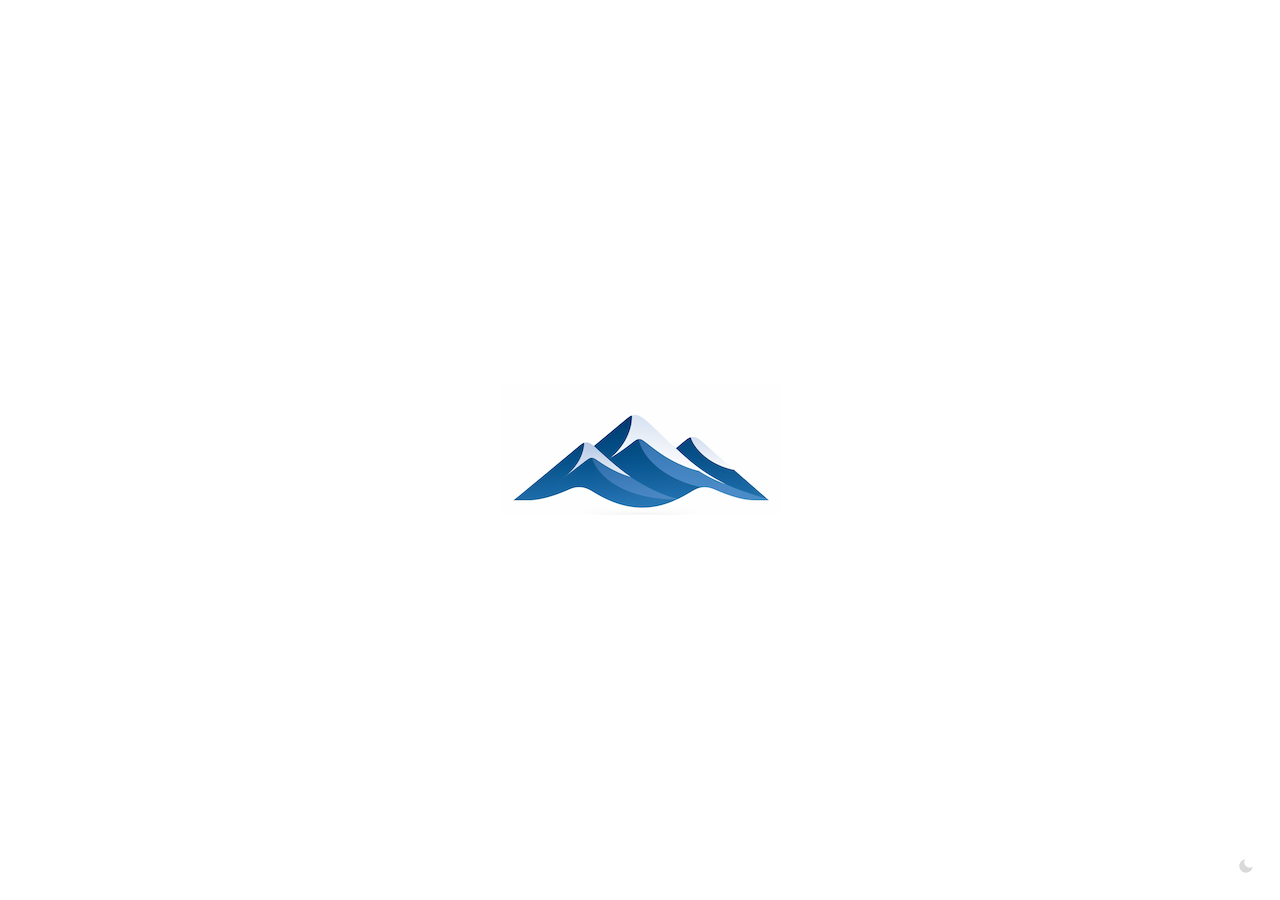
<file: index.html>
<!DOCTYPE html>
<html lang="en">
<head>
    <meta charset="UTF-8">
    <meta name="viewport" content="width=device-width, initial-scale=1.0">
    <title>blue terrain</title>
    <link rel="stylesheet" href="styles/style.css">
    <link rel="icon" type="image/x-icon" href="favicon.ico" />
    <script>
        if (localStorage.getItem('theme') === 'dark') {
            document.documentElement.setAttribute('data-theme', 'dark');
        }
    </script>
</head>
<body>
    <a href="apps/index.html" class="logo-wrapper" title="hello@blueterrain.com">
        <img class="logo logo-light" src="images/logo.png" alt="blue terrain logo">
        <img class="logo logo-dark" src="images/logo_dark.png" alt="blue terrain logo">
    </a>

    <button class="theme-toggle" id="themeToggle" aria-label="Toggle dark mode">
        <svg class="icon-moon" xmlns="http://www.w3.org/2000/svg" viewBox="0 0 24 24" fill="currentColor">
            <path d="M21 12.79A9 9 0 1 1 11.21 3a7 7 0 0 0 9.79 9.79z"/>
        </svg>
        <svg class="icon-sun" xmlns="http://www.w3.org/2000/svg" viewBox="0 0 24 24" fill="currentColor">
            <circle cx="12" cy="12" r="5"/>
            <line x1="12" y1="1" x2="12" y2="3" stroke="currentColor" stroke-width="2" stroke-linecap="round"/>
            <line x1="12" y1="21" x2="12" y2="23" stroke="currentColor" stroke-width="2" stroke-linecap="round"/>
            <line x1="4.22" y1="4.22" x2="5.64" y2="5.64" stroke="currentColor" stroke-width="2" stroke-linecap="round"/>
            <line x1="18.36" y1="18.36" x2="19.78" y2="19.78" stroke="currentColor" stroke-width="2" stroke-linecap="round"/>
            <line x1="1" y1="12" x2="3" y2="12" stroke="currentColor" stroke-width="2" stroke-linecap="round"/>
            <line x1="21" y1="12" x2="23" y2="12" stroke="currentColor" stroke-width="2" stroke-linecap="round"/>
            <line x1="4.22" y1="19.78" x2="5.64" y2="18.36" stroke="currentColor" stroke-width="2" stroke-linecap="round"/>
            <line x1="18.36" y1="5.64" x2="19.78" y2="4.22" stroke="currentColor" stroke-width="2" stroke-linecap="round"/>
        </svg>
    </button>

    <script>
        const html = document.documentElement;
        const toggle = document.getElementById('themeToggle');

        toggle.addEventListener('click', () => {
            const isDark = html.getAttribute('data-theme') === 'dark';
            if (isDark) {
                html.removeAttribute('data-theme');
                localStorage.setItem('theme', 'light');
            } else {
                html.setAttribute('data-theme', 'dark');
                localStorage.setItem('theme', 'dark');
            }
        });
    </script>
</body>
</html>
</file>
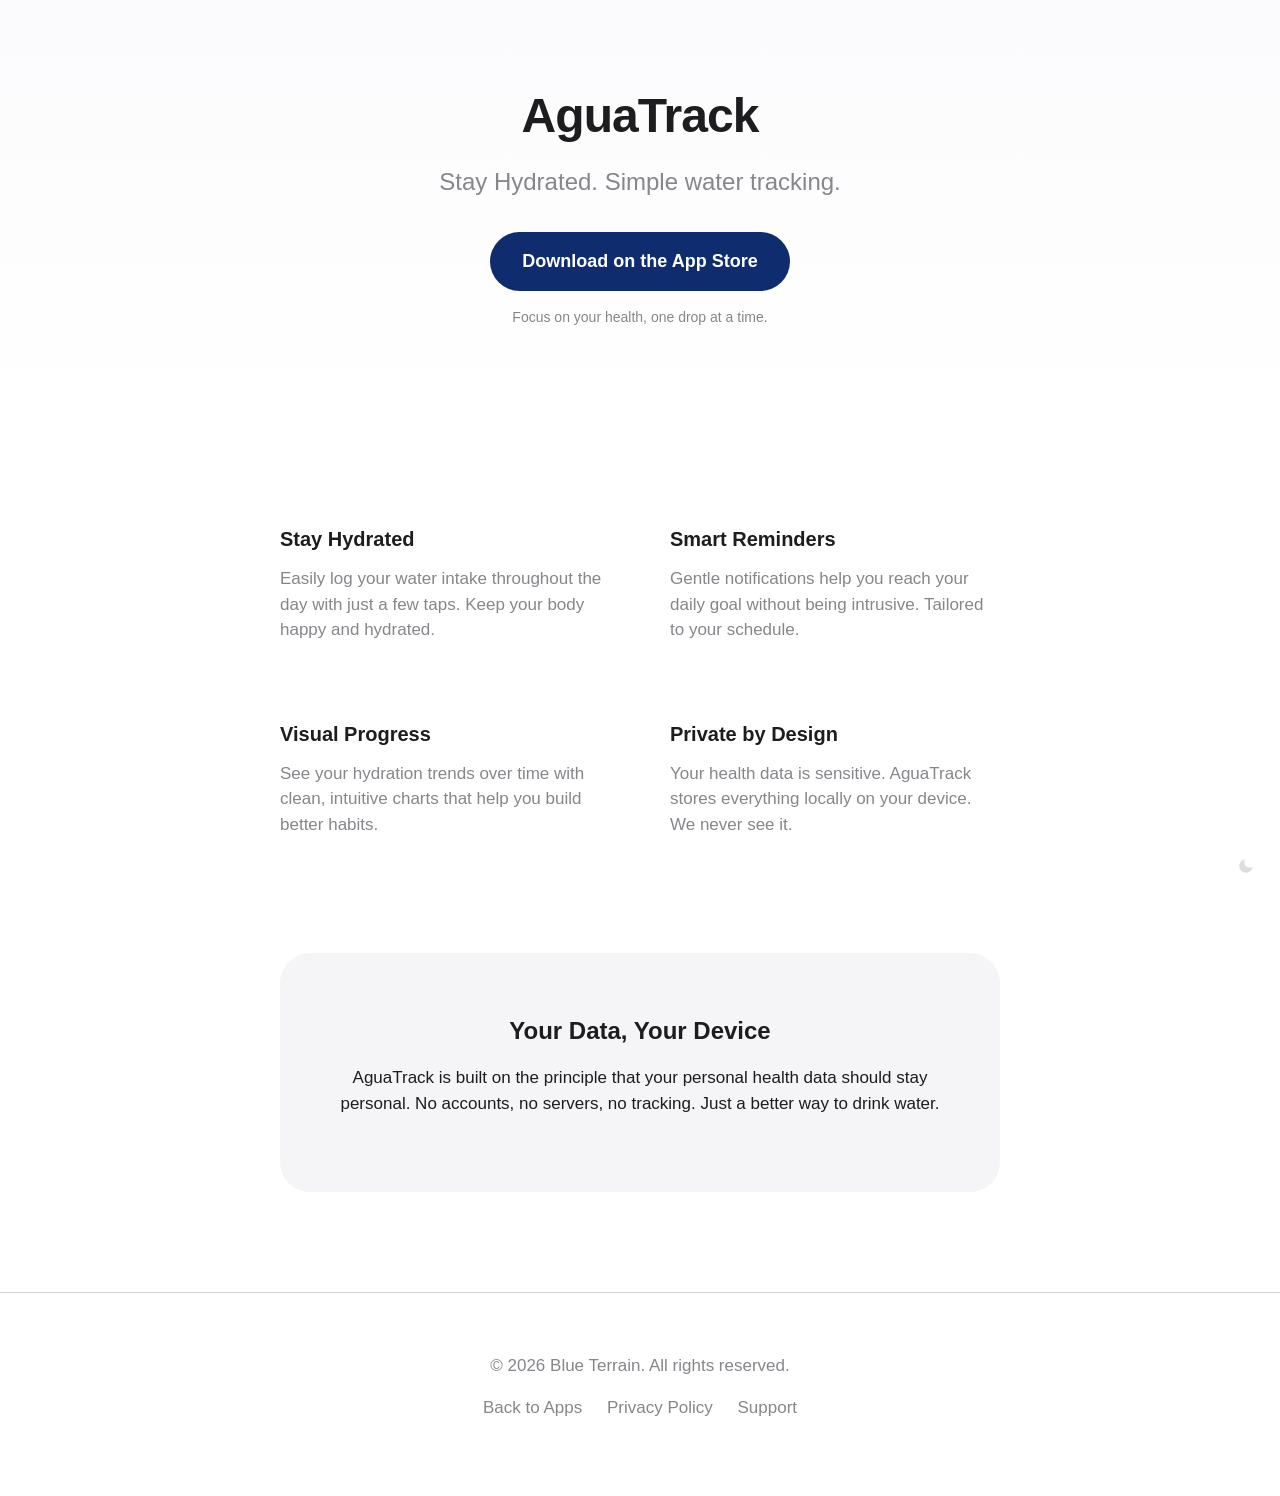
<file: aguatrack/index.html>
<!DOCTYPE html>
<html lang="en">
<head>
    <meta charset="UTF-8">
    <meta name="viewport" content="width=device-width, initial-scale=1.0">
    <title>AguaTrack — Water Tracker</title>
    <link rel="stylesheet" href="../styles/app-style.css">
    <script>if (localStorage.getItem('theme') === 'dark') document.documentElement.setAttribute('data-theme', 'dark');</script>
</head>
<body>

    <section class="hero">
        <div class="container">
            <h1>AguaTrack</h1>
            <p class="subtitle">Stay Hydrated. Simple water tracking.</p>
            <a href="#" class="btn">Download on the App Store</a>
            <p style="margin-top: 16px; font-size: 14px; color: var(--text-secondary);">Focus on your health, one drop at a time.</p>
        </div>
    </section>

    <div class="container">
        <section class="features">
            <div class="feature">
                <h3>Stay Hydrated</h3>
                <p>Easily log your water intake throughout the day with just a few taps. Keep your body happy and hydrated.</p>
            </div>
            <div class="feature">
                <h3>Smart Reminders</h3>
                <p>Gentle notifications help you reach your daily goal without being intrusive. Tailored to your schedule.</p>
            </div>
            <div class="feature">
                <h3>Visual Progress</h3>
                <p>See your hydration trends over time with clean, intuitive charts that help you build better habits.</p>
            </div>
            <div class="feature">
                <h3>Private by Design</h3>
                <p>Your health data is sensitive. AguaTrack stores everything locally on your device. We never see it.</p>
            </div>
        </section>

        <section class="privacy-block">
            <h2>Your Data, Your Device</h2>
            <p>AguaTrack is built on the principle that your personal health data should stay personal. No accounts, no servers, no tracking. Just a better way to drink water.</p>
        </section>
    </div>

    <footer>
        <div class="container">
            <p>&copy; 2026 Blue Terrain. All rights reserved.</p>
            <p style="margin-top: 10px;">
                <a href="../apps/index.html">Back to Apps</a>
                <a href="privacy/index.html">Privacy Policy</a>
                <a href="mailto:hello@blueterrain.com">Support</a>
            </p>
        </div>
    </footer>

    <button class="theme-toggle" id="themeToggle" aria-label="Toggle dark mode">
        <svg class="icon-moon" xmlns="http://www.w3.org/2000/svg" viewBox="0 0 24 24" fill="currentColor"><path d="M21 12.79A9 9 0 1 1 11.21 3a7 7 0 0 0 9.79 9.79z"/></svg>
        <svg class="icon-sun" xmlns="http://www.w3.org/2000/svg" viewBox="0 0 24 24" fill="currentColor"><circle cx="12" cy="12" r="5"/><line x1="12" y1="1" x2="12" y2="3" stroke="currentColor" stroke-width="2" stroke-linecap="round"/><line x1="12" y1="21" x2="12" y2="23" stroke="currentColor" stroke-width="2" stroke-linecap="round"/><line x1="4.22" y1="4.22" x2="5.64" y2="5.64" stroke="currentColor" stroke-width="2" stroke-linecap="round"/><line x1="18.36" y1="18.36" x2="19.78" y2="19.78" stroke="currentColor" stroke-width="2" stroke-linecap="round"/><line x1="1" y1="12" x2="3" y2="12" stroke="currentColor" stroke-width="2" stroke-linecap="round"/><line x1="21" y1="12" x2="23" y2="12" stroke="currentColor" stroke-width="2" stroke-linecap="round"/><line x1="4.22" y1="19.78" x2="5.64" y2="18.36" stroke="currentColor" stroke-width="2" stroke-linecap="round"/><line x1="18.36" y1="5.64" x2="19.78" y2="4.22" stroke="currentColor" stroke-width="2" stroke-linecap="round"/></svg>
    </button>
    <script>
        const html = document.documentElement;
        const toggle = document.getElementById('themeToggle');
        toggle.addEventListener('click', () => {
            const isDark = html.getAttribute('data-theme') === 'dark';
            isDark ? html.removeAttribute('data-theme') : html.setAttribute('data-theme', 'dark');
            localStorage.setItem('theme', isDark ? 'light' : 'dark');
        });
    </script>
</body>
</html>
</file>
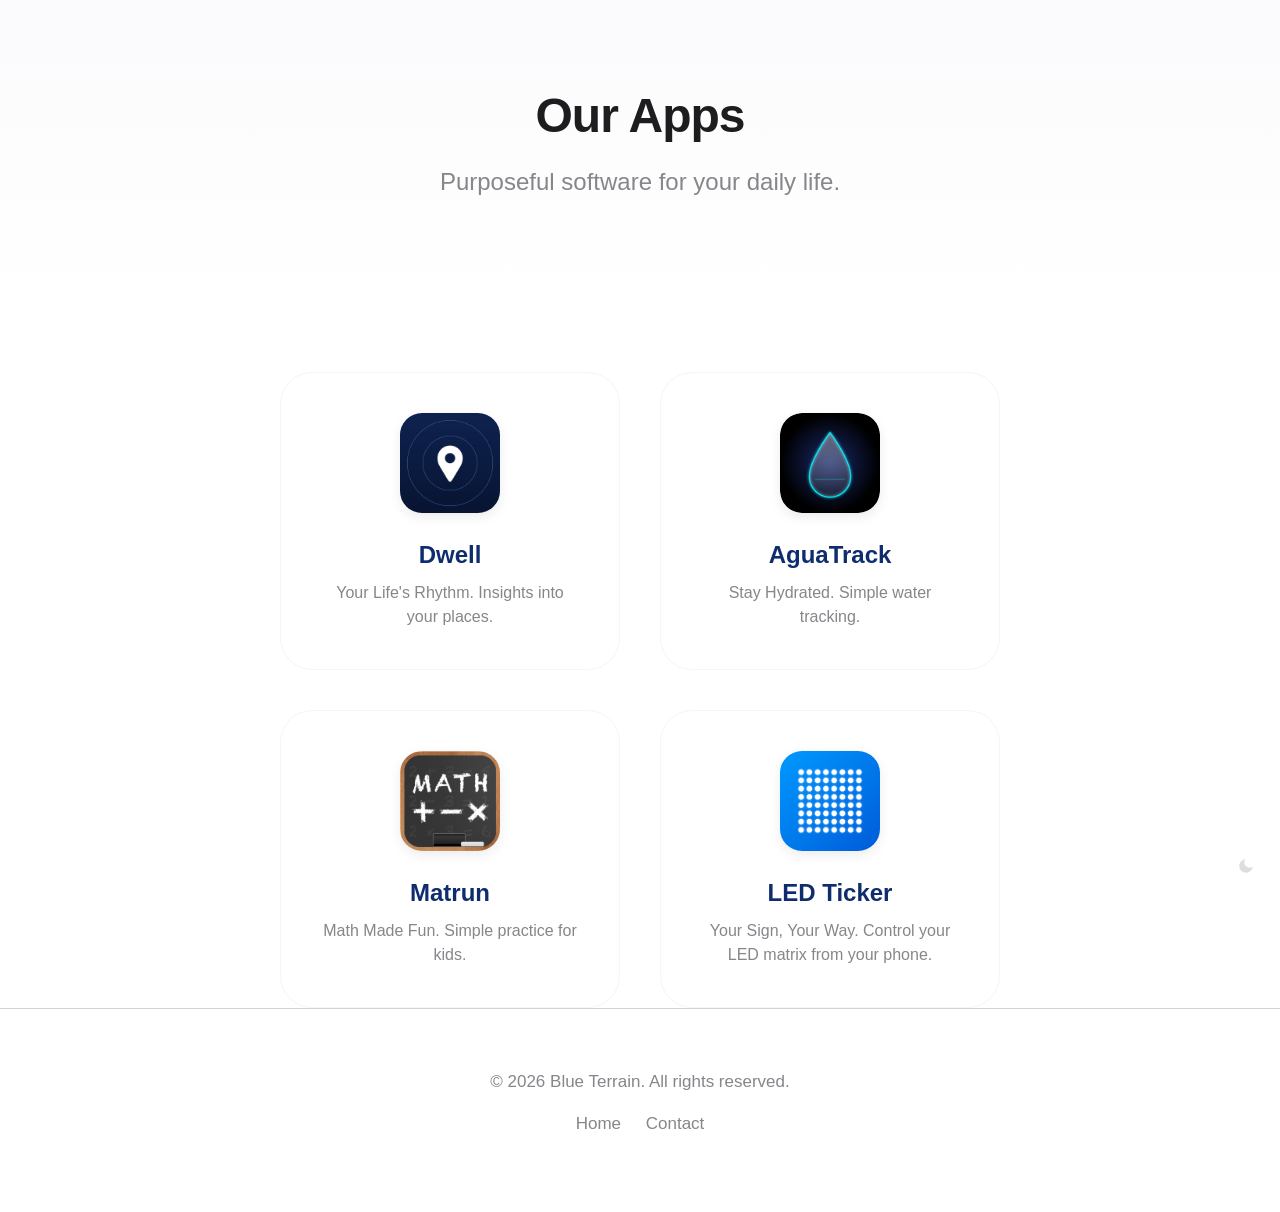
<file: apps/index.html>
<!DOCTYPE html>
<html lang="en">
<head>
    <meta charset="UTF-8">
    <meta name="viewport" content="width=device-width, initial-scale=1.0">
    <title>Apps — Blue Terrain</title>
    <link rel="stylesheet" href="../styles/app-style.css">
    <script>if (localStorage.getItem('theme') === 'dark') document.documentElement.setAttribute('data-theme', 'dark');</script>
    <style>
        .app-grid {
            display: grid;
            grid-template-columns: repeat(auto-fit, minmax(280px, 1fr));
            gap: 40px;
            margin-top: 60px;
        }
        .app-card {
            background: #fff;
            border-radius: 32px;
            padding: 40px;
            text-decoration: none;
            color: inherit;
            transition: transform 0.2s, box-shadow 0.2s;
            border: 1px solid #f5f5f7;
            display: flex;
            flex-direction: column;
            align-items: center;
            text-align: center;
        }
        .app-card:hover {
            transform: translateY(-8px);
            box-shadow: 0 20px 40px rgba(0,0,0,0.05);
        }
        .app-icon {
            width: 100px;
            height: 100px;
            margin-bottom: 24px;
            border-radius: 22px;
            box-shadow: 0 4px 12px rgba(0,0,0,0.08);
        }
        .app-card h2 {
            margin-bottom: 8px;
            color: var(--bg-navy);
        }
        .app-card p {
            color: var(--text-secondary);
            font-size: 16px;
            margin-bottom: 0;
        }
    </style>
</head>
<body>

    <section class="hero">
        <div class="container">
            <h1>Our Apps</h1>
            <p class="subtitle">Purposeful software for your daily life.</p>
        </div>
    </section>

    <div class="container">
        <div class="app-grid">
            <a href="../dwell/" class="app-card">
                <img src="../images/dwell_icon.png" alt="Dwell" class="app-icon">
                <h2>Dwell</h2>
                <p>Your Life's Rhythm. Insights into your places.</p>
            </a>

            <a href="../aguatrack/" class="app-card">
                <img src="../images/aguatrack_icon.png" alt="AguaTrack" class="app-icon">
                <h2>AguaTrack</h2>
                <p>Stay Hydrated. Simple water tracking.</p>
            </a>

            <a href="../matrun/" class="app-card">
                <img src="../images/matrun_icon.png" alt="Matrun" class="app-icon">
                <h2>Matrun</h2>
                <p>Math Made Fun. Simple practice for kids.</p>
            </a>

            <a href="https://ledticker.app" class="app-card">
                <img src="../images/ledticker_icon.png" alt="LED Ticker" class="app-icon">
                <h2>LED Ticker</h2>
                <p>Your Sign, Your Way. Control your LED matrix from your phone.</p>
            </a>
        </div>
    </div>

    <footer>
        <div class="container">
            <p>&copy; 2026 Blue Terrain. All rights reserved.</p>
            <p style="margin-top: 10px;">
                <a href="../index.html">Home</a>
                <a href="mailto:hello@blueterrain.com">Contact</a>
            </p>
        </div>
    </footer>

    <button class="theme-toggle" id="themeToggle" aria-label="Toggle dark mode">
        <svg class="icon-moon" xmlns="http://www.w3.org/2000/svg" viewBox="0 0 24 24" fill="currentColor"><path d="M21 12.79A9 9 0 1 1 11.21 3a7 7 0 0 0 9.79 9.79z"/></svg>
        <svg class="icon-sun" xmlns="http://www.w3.org/2000/svg" viewBox="0 0 24 24" fill="currentColor"><circle cx="12" cy="12" r="5"/><line x1="12" y1="1" x2="12" y2="3" stroke="currentColor" stroke-width="2" stroke-linecap="round"/><line x1="12" y1="21" x2="12" y2="23" stroke="currentColor" stroke-width="2" stroke-linecap="round"/><line x1="4.22" y1="4.22" x2="5.64" y2="5.64" stroke="currentColor" stroke-width="2" stroke-linecap="round"/><line x1="18.36" y1="18.36" x2="19.78" y2="19.78" stroke="currentColor" stroke-width="2" stroke-linecap="round"/><line x1="1" y1="12" x2="3" y2="12" stroke="currentColor" stroke-width="2" stroke-linecap="round"/><line x1="21" y1="12" x2="23" y2="12" stroke="currentColor" stroke-width="2" stroke-linecap="round"/><line x1="4.22" y1="19.78" x2="5.64" y2="18.36" stroke="currentColor" stroke-width="2" stroke-linecap="round"/><line x1="18.36" y1="5.64" x2="19.78" y2="4.22" stroke="currentColor" stroke-width="2" stroke-linecap="round"/></svg>
    </button>
    <script>
        const html = document.documentElement;
        const toggle = document.getElementById('themeToggle');
        toggle.addEventListener('click', () => {
            const isDark = html.getAttribute('data-theme') === 'dark';
            isDark ? html.removeAttribute('data-theme') : html.setAttribute('data-theme', 'dark');
            localStorage.setItem('theme', isDark ? 'light' : 'dark');
        });
    </script>
</body>
</html>
</file>
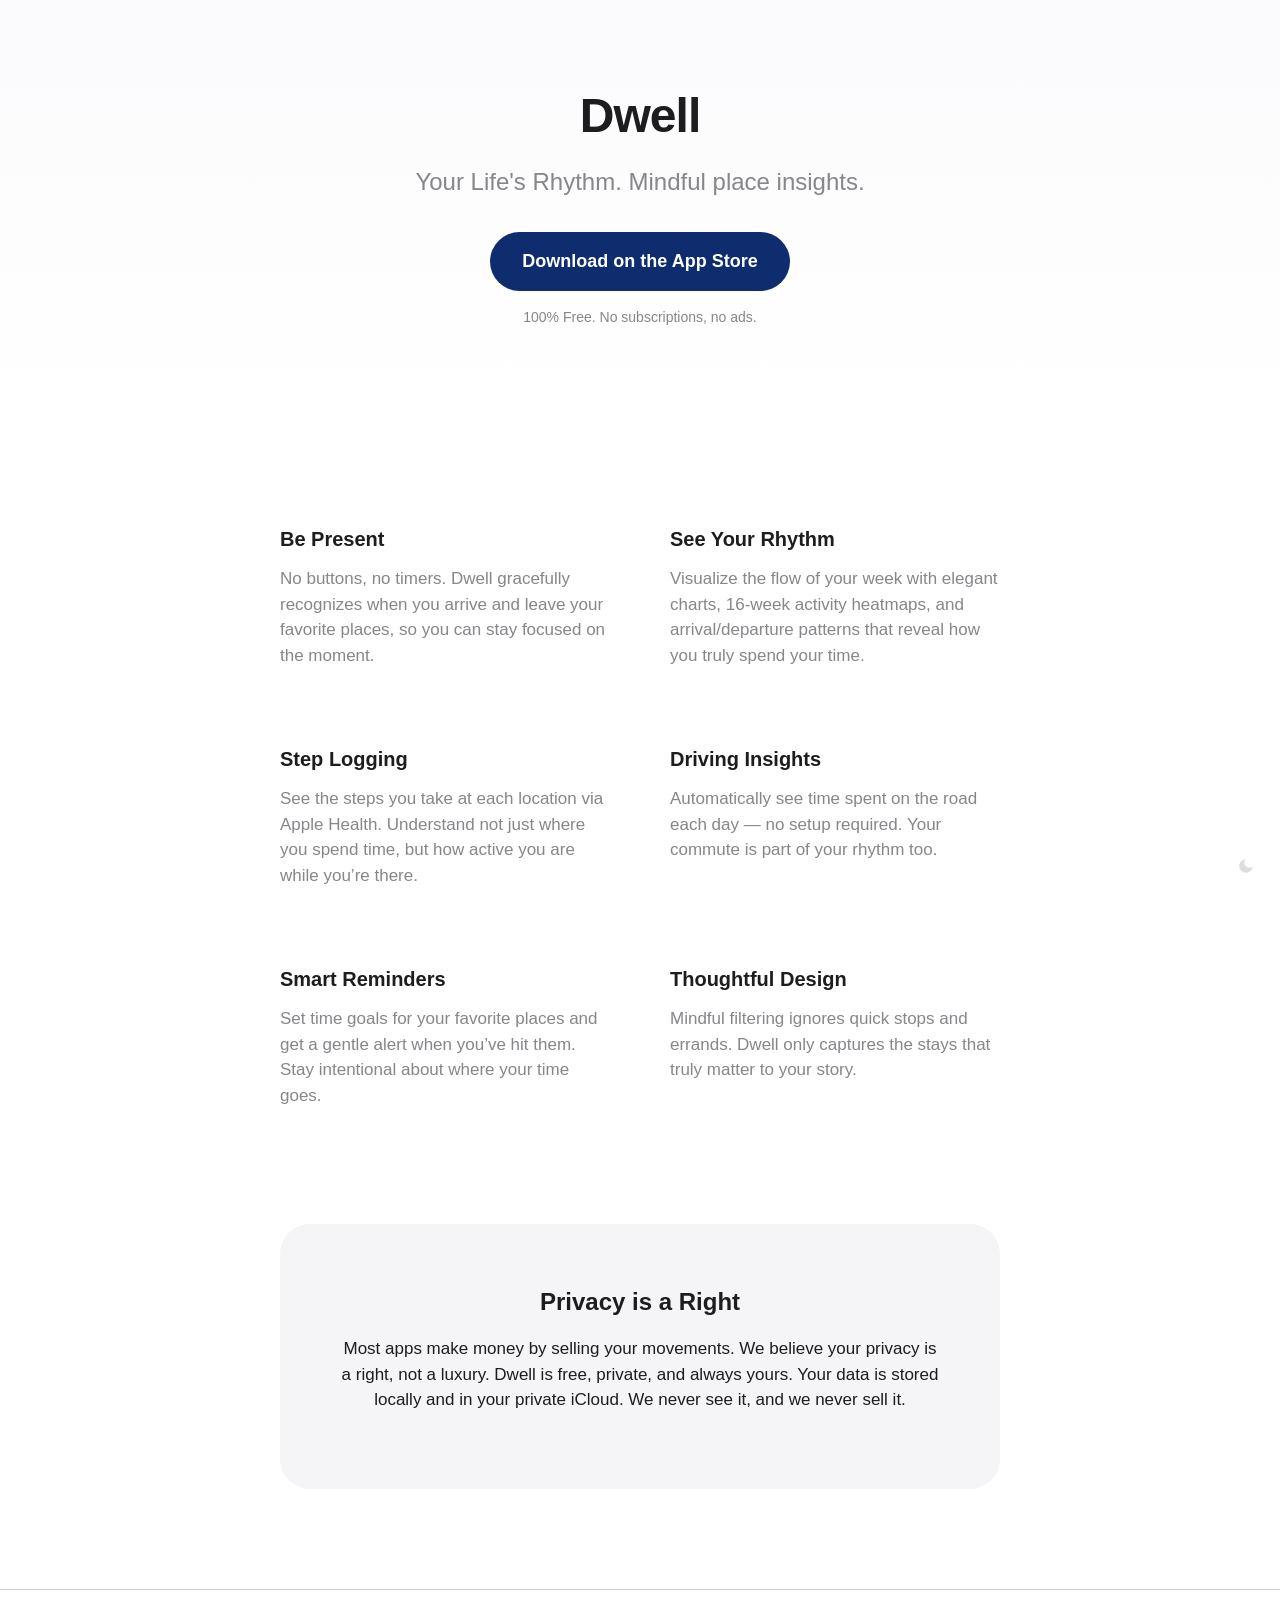
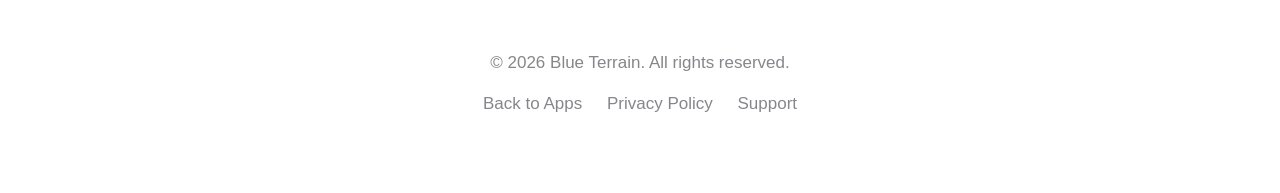
<file: dwell/index.html>
<!DOCTYPE html>
<html lang="en">
<head>
    <meta charset="UTF-8">
    <meta name="viewport" content="width=device-width, initial-scale=1.0">
    <title>Dwell — Your Life's Rhythm</title>
    <link rel="stylesheet" href="../styles/app-style.css">
    <script>if (localStorage.getItem('theme') === 'dark') document.documentElement.setAttribute('data-theme', 'dark');</script>
</head>
<body>

    <section class="hero">
        <div class="container">
            <h1>Dwell</h1>
            <p class="subtitle">Your Life's Rhythm. Mindful place insights.</p>
            <a href="https://apps.apple.com/us/app/dwell-your-lifes-rhythm/id6760242221" class="btn">Download on the App Store</a>
            <p style="margin-top: 16px; font-size: 14px; color: var(--text-secondary);">100% Free. No subscriptions, no ads.</p>
        </div>
    </section>

    <div class="container">
        <section class="features">
            <div class="feature">
                <h3>Be Present</h3>
                <p>No buttons, no timers. Dwell gracefully recognizes when you arrive and leave your favorite places, so you can stay focused on the moment.</p>
            </div>
            <div class="feature">
                <h3>See Your Rhythm</h3>
                <p>Visualize the flow of your week with elegant charts, 16-week activity heatmaps, and arrival/departure patterns that reveal how you truly spend your time.</p>
            </div>
            <div class="feature">
                <h3>Step Logging</h3>
                <p>See the steps you take at each location via Apple Health. Understand not just where you spend time, but how active you are while you’re there.</p>
            </div>
            <div class="feature">
                <h3>Driving Insights</h3>
                <p>Automatically see time spent on the road each day — no setup required. Your commute is part of your rhythm too.</p>
            </div>
            <div class="feature">
                <h3>Smart Reminders</h3>
                <p>Set time goals for your favorite places and get a gentle alert when you’ve hit them. Stay intentional about where your time goes.</p>
            </div>
            <div class="feature">
                <h3>Thoughtful Design</h3>
                <p>Mindful filtering ignores quick stops and errands. Dwell only captures the stays that truly matter to your story.</p>
            </div>
        </section>

        <section class="privacy-block">
            <h2>Privacy is a Right</h2>
            <p>Most apps make money by selling your movements. We believe your privacy is a right, not a luxury. Dwell is free, private, and always yours. Your data is stored locally and in your private iCloud. We never see it, and we never sell it.</p>
        </section>
    </div>

    <footer>
        <div class="container">
            <p>&copy; 2026 Blue Terrain. All rights reserved.</p>
            <p style="margin-top: 10px;">
                <a href="../apps/index.html">Back to Apps</a>
                <a href="privacy/index.html">Privacy Policy</a>
                <a href="mailto:hello@blueterrain.com">Support</a>
            </p>
        </div>
    </footer>

    <button class="theme-toggle" id="themeToggle" aria-label="Toggle dark mode">
        <svg class="icon-moon" xmlns="http://www.w3.org/2000/svg" viewBox="0 0 24 24" fill="currentColor"><path d="M21 12.79A9 9 0 1 1 11.21 3a7 7 0 0 0 9.79 9.79z"/></svg>
        <svg class="icon-sun" xmlns="http://www.w3.org/2000/svg" viewBox="0 0 24 24" fill="currentColor"><circle cx="12" cy="12" r="5"/><line x1="12" y1="1" x2="12" y2="3" stroke="currentColor" stroke-width="2" stroke-linecap="round"/><line x1="12" y1="21" x2="12" y2="23" stroke="currentColor" stroke-width="2" stroke-linecap="round"/><line x1="4.22" y1="4.22" x2="5.64" y2="5.64" stroke="currentColor" stroke-width="2" stroke-linecap="round"/><line x1="18.36" y1="18.36" x2="19.78" y2="19.78" stroke="currentColor" stroke-width="2" stroke-linecap="round"/><line x1="1" y1="12" x2="3" y2="12" stroke="currentColor" stroke-width="2" stroke-linecap="round"/><line x1="21" y1="12" x2="23" y2="12" stroke="currentColor" stroke-width="2" stroke-linecap="round"/><line x1="4.22" y1="19.78" x2="5.64" y2="18.36" stroke="currentColor" stroke-width="2" stroke-linecap="round"/><line x1="18.36" y1="5.64" x2="19.78" y2="4.22" stroke="currentColor" stroke-width="2" stroke-linecap="round"/></svg>
    </button>
    <script>
        const html = document.documentElement;
        const toggle = document.getElementById('themeToggle');
        toggle.addEventListener('click', () => {
            const isDark = html.getAttribute('data-theme') === 'dark';
            isDark ? html.removeAttribute('data-theme') : html.setAttribute('data-theme', 'dark');
            localStorage.setItem('theme', isDark ? 'light' : 'dark');
        });
    </script>
</body>
</html>
</file>
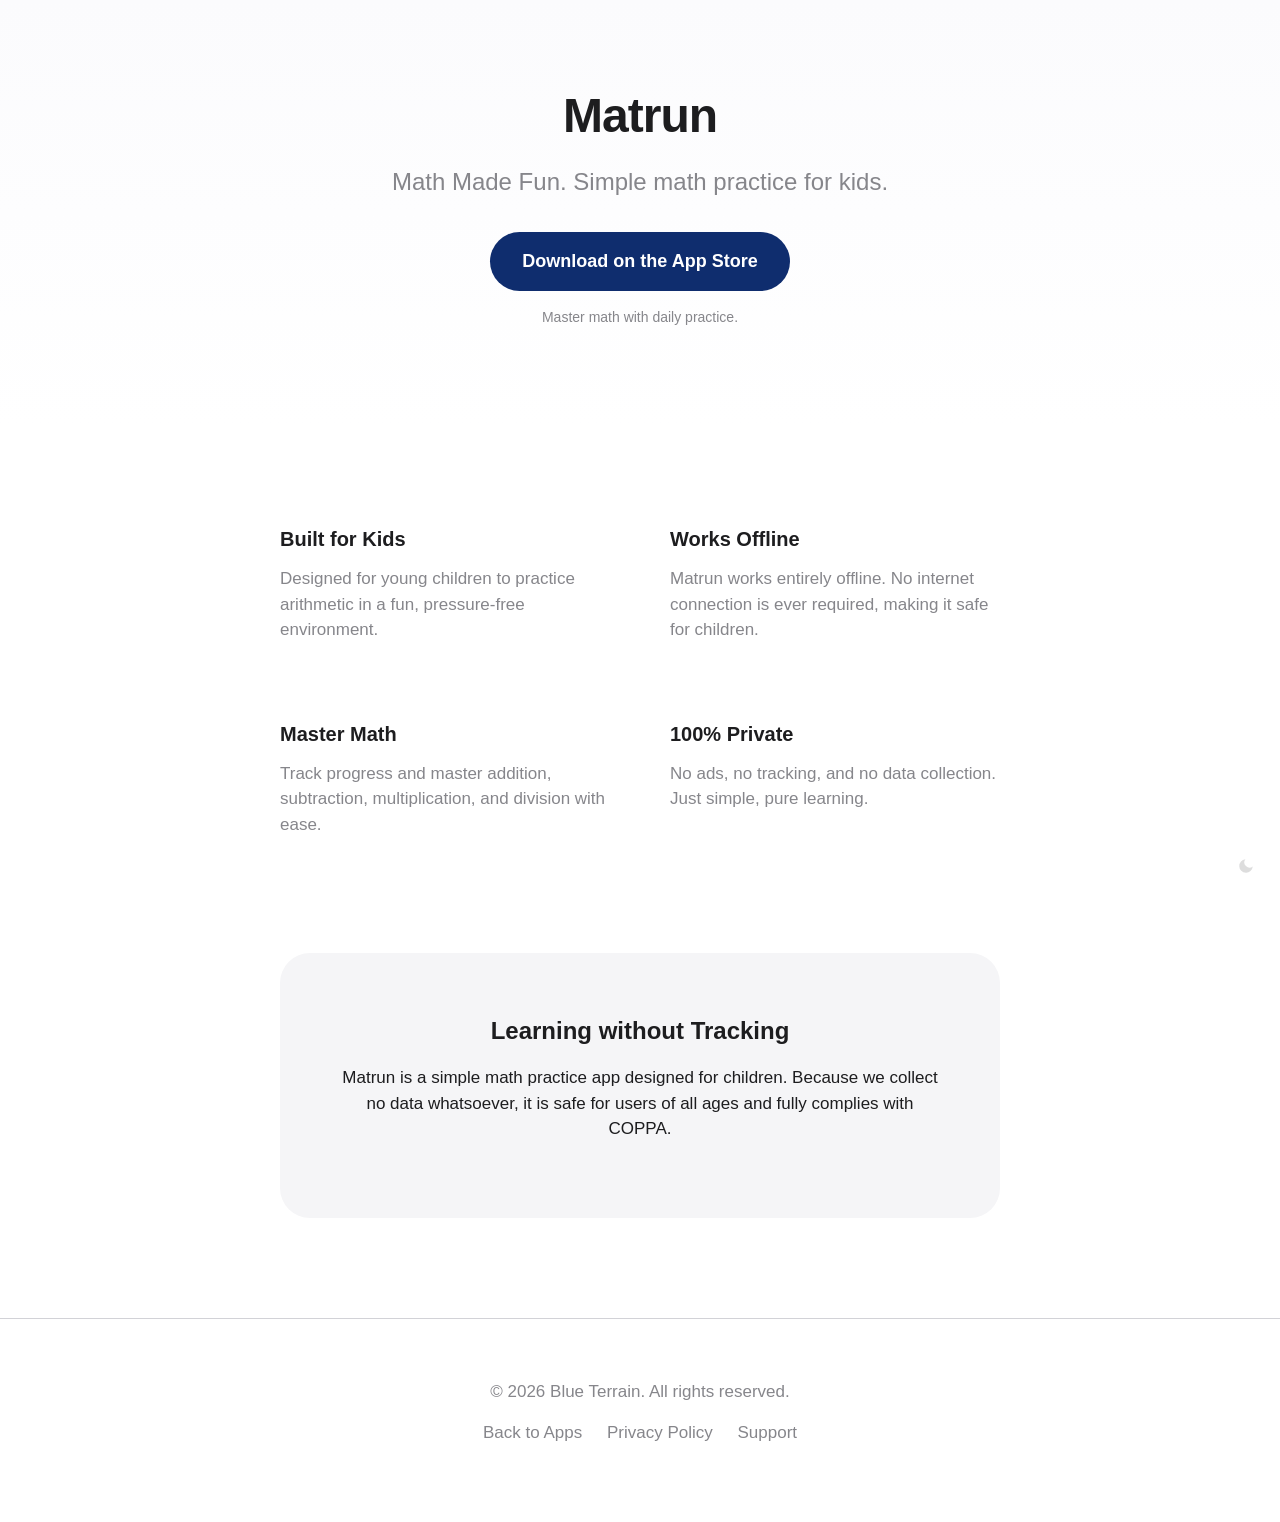
<file: matrun/index.html>
<!DOCTYPE html>
<html lang="en">
<head>
    <meta charset="UTF-8">
    <meta name="viewport" content="width=device-width, initial-scale=1.0">
    <title>Matrun — Math Made Fun</title>
    <link rel="stylesheet" href="../styles/app-style.css">
    <script>if (localStorage.getItem('theme') === 'dark') document.documentElement.setAttribute('data-theme', 'dark');</script>
</head>
<body>

    <section class="hero">
        <div class="container">
            <h1>Matrun</h1>
            <p class="subtitle">Math Made Fun. Simple math practice for kids.</p>
            <a href="#" class="btn">Download on the App Store</a>
            <p style="margin-top: 16px; font-size: 14px; color: var(--text-secondary);">Master math with daily practice.</p>
        </div>
    </section>

    <div class="container">
        <section class="features">
            <div class="feature">
                <h3>Built for Kids</h3>
                <p>Designed for young children to practice arithmetic in a fun, pressure-free environment.</p>
            </div>
            <div class="feature">
                <h3>Works Offline</h3>
                <p>Matrun works entirely offline. No internet connection is ever required, making it safe for children.</p>
            </div>
            <div class="feature">
                <h3>Master Math</h3>
                <p>Track progress and master addition, subtraction, multiplication, and division with ease.</p>
            </div>
            <div class="feature">
                <h3>100% Private</h3>
                <p>No ads, no tracking, and no data collection. Just simple, pure learning.</p>
            </div>
        </section>

        <section class="privacy-block">
            <h2>Learning without Tracking</h2>
            <p>Matrun is a simple math practice app designed for children. Because we collect no data whatsoever, it is safe for users of all ages and fully complies with COPPA.</p>
        </section>
    </div>

    <footer>
        <div class="container">
            <p>&copy; 2026 Blue Terrain. All rights reserved.</p>
            <p style="margin-top: 10px;">
                <a href="../apps/index.html">Back to Apps</a>
                <a href="privacy/index.html">Privacy Policy</a>
                <a href="mailto:hello@blueterrain.com">Support</a>
            </p>
        </div>
    </footer>

    <button class="theme-toggle" id="themeToggle" aria-label="Toggle dark mode">
        <svg class="icon-moon" xmlns="http://www.w3.org/2000/svg" viewBox="0 0 24 24" fill="currentColor"><path d="M21 12.79A9 9 0 1 1 11.21 3a7 7 0 0 0 9.79 9.79z"/></svg>
        <svg class="icon-sun" xmlns="http://www.w3.org/2000/svg" viewBox="0 0 24 24" fill="currentColor"><circle cx="12" cy="12" r="5"/><line x1="12" y1="1" x2="12" y2="3" stroke="currentColor" stroke-width="2" stroke-linecap="round"/><line x1="12" y1="21" x2="12" y2="23" stroke="currentColor" stroke-width="2" stroke-linecap="round"/><line x1="4.22" y1="4.22" x2="5.64" y2="5.64" stroke="currentColor" stroke-width="2" stroke-linecap="round"/><line x1="18.36" y1="18.36" x2="19.78" y2="19.78" stroke="currentColor" stroke-width="2" stroke-linecap="round"/><line x1="1" y1="12" x2="3" y2="12" stroke="currentColor" stroke-width="2" stroke-linecap="round"/><line x1="21" y1="12" x2="23" y2="12" stroke="currentColor" stroke-width="2" stroke-linecap="round"/><line x1="4.22" y1="19.78" x2="5.64" y2="18.36" stroke="currentColor" stroke-width="2" stroke-linecap="round"/><line x1="18.36" y1="5.64" x2="19.78" y2="4.22" stroke="currentColor" stroke-width="2" stroke-linecap="round"/></svg>
    </button>
    <script>
        const html = document.documentElement;
        const toggle = document.getElementById('themeToggle');
        toggle.addEventListener('click', () => {
            const isDark = html.getAttribute('data-theme') === 'dark';
            isDark ? html.removeAttribute('data-theme') : html.setAttribute('data-theme', 'dark');
            localStorage.setItem('theme', isDark ? 'light' : 'dark');
        });
    </script>
</body>
</html>
</file>
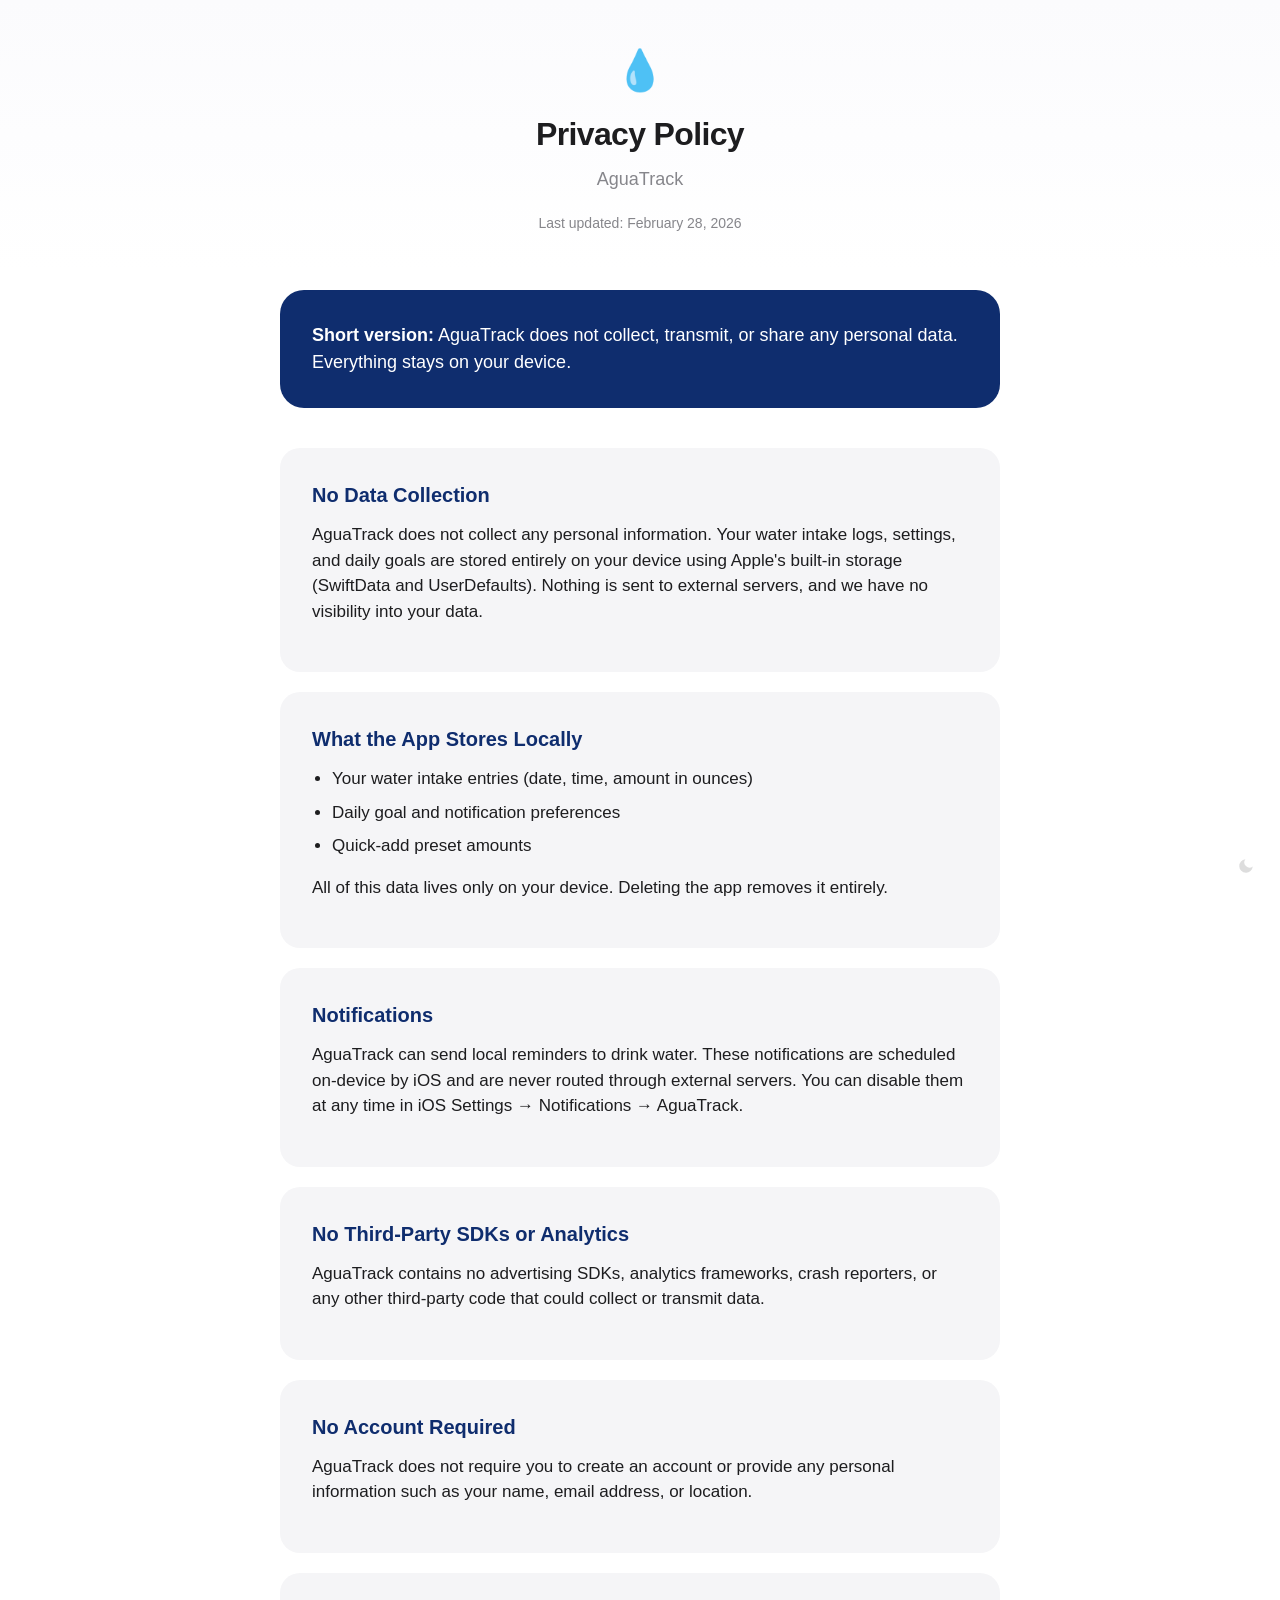
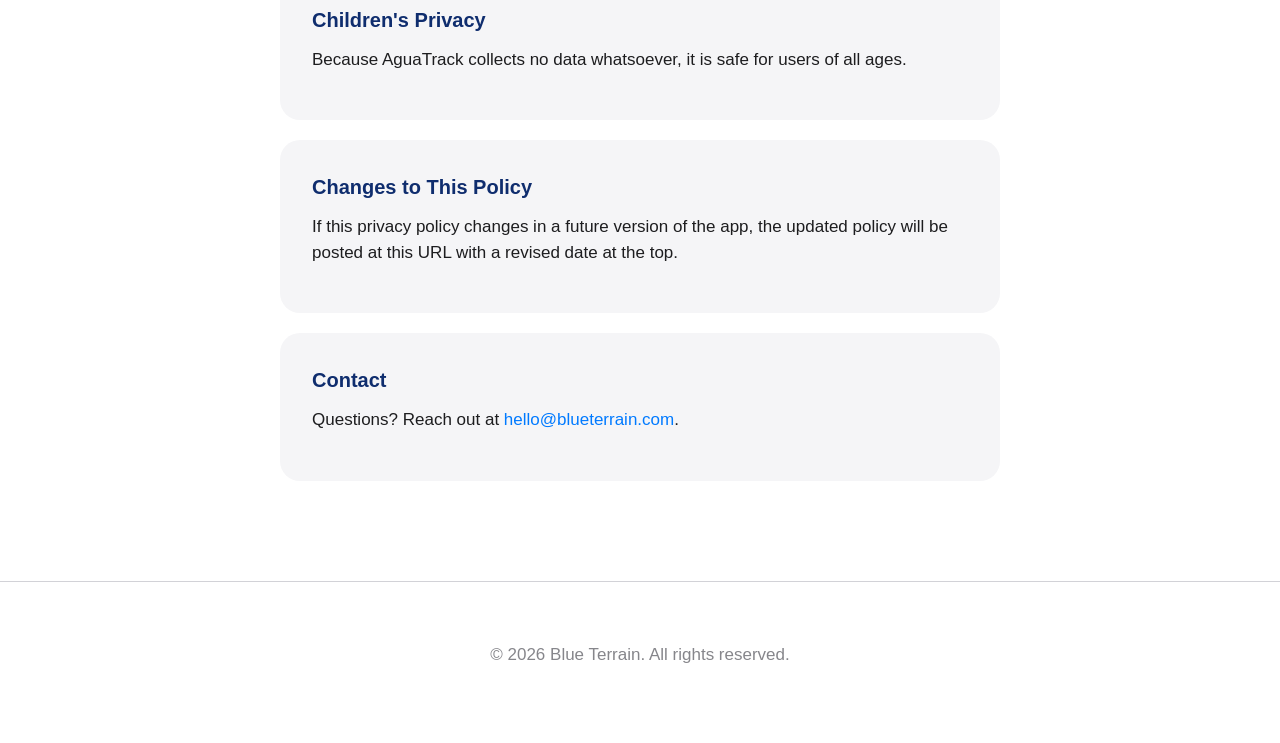
<file: aguatrack/privacy/index.html>
<!DOCTYPE html>
<html lang="en">
<head>
  <meta charset="UTF-8" />
  <meta name="viewport" content="width=device-width, initial-scale=1.0" />
  <title>AguaTrack – Privacy Policy</title>
  <link rel="stylesheet" href="../../styles/app-style.css">
  <script>if (localStorage.getItem('theme') === 'dark') document.documentElement.setAttribute('data-theme', 'dark');</script>
</head>
<body>

  <section class="hero compact">
    <div class="container">
      <div style="font-size: 40px; margin-bottom: 10px;">💧</div>
      <h1>Privacy Policy</h1>
      <p class="subtitle">AguaTrack</p>
      <p style="font-size: 14px; color: var(--text-secondary);">Last updated: February 28, 2026</p>
    </div>
  </section>

  <div class="container">
    <div class="content compact">
      <div class="highlight">
        <strong>Short version:</strong> AguaTrack does not collect, transmit, or share any personal data.
        Everything stays on your device.
      </div>

      <div class="card compact">
        <h2>No Data Collection</h2>
        <p>
          AguaTrack does not collect any personal information. Your water intake logs,
          settings, and daily goals are stored entirely on your device using Apple's
          built-in storage (SwiftData and UserDefaults). Nothing is sent to external
          servers, and we have no visibility into your data.
        </p>
      </div>

      <div class="card compact">
        <h2>What the App Stores Locally</h2>
        <ul>
          <li>Your water intake entries (date, time, amount in ounces)</li>
          <li>Daily goal and notification preferences</li>
          <li>Quick-add preset amounts</li>
        </ul>
        <p>
          All of this data lives only on your device. Deleting the app removes it entirely.
        </p>
      </div>

      <div class="card compact">
        <h2>Notifications</h2>
        <p>
          AguaTrack can send local reminders to drink water. These notifications are
          scheduled on-device by iOS and are never routed through external servers.
          You can disable them at any time in iOS Settings → Notifications → AguaTrack.
        </p>
      </div>

      <div class="card compact">
        <h2>No Third-Party SDKs or Analytics</h2>
        <p>
          AguaTrack contains no advertising SDKs, analytics frameworks, crash reporters,
          or any other third-party code that could collect or transmit data.
        </p>
      </div>

      <div class="card compact">
        <h2>No Account Required</h2>
        <p>
          AguaTrack does not require you to create an account or provide any personal
          information such as your name, email address, or location.
        </p>
      </div>

      <div class="card compact">
        <h2>Children's Privacy</h2>
        <p>
          Because AguaTrack collects no data whatsoever, it is safe for users of all ages.
        </p>
      </div>

      <div class="card compact">
        <h2>Changes to This Policy</h2>
        <p>
          If this privacy policy changes in a future version of the app, the updated
          policy will be posted at this URL with a revised date at the top.
        </p>
      </div>

      <div class="card compact">
        <h2>Contact</h2>
        <p>
          Questions? Reach out at <a href="mailto:hello@blueterrain.com" class="accent">hello@blueterrain.com</a>.
        </p>
      </div>
    </div>
  </div>

  <footer>
    <div class="container">
      <p>&copy; 2026 Blue Terrain. All rights reserved.</p>
    </div>
  </footer>

    <button class="theme-toggle" id="themeToggle" aria-label="Toggle dark mode">
        <svg class="icon-moon" xmlns="http://www.w3.org/2000/svg" viewBox="0 0 24 24" fill="currentColor"><path d="M21 12.79A9 9 0 1 1 11.21 3a7 7 0 0 0 9.79 9.79z"/></svg>
        <svg class="icon-sun" xmlns="http://www.w3.org/2000/svg" viewBox="0 0 24 24" fill="currentColor"><circle cx="12" cy="12" r="5"/><line x1="12" y1="1" x2="12" y2="3" stroke="currentColor" stroke-width="2" stroke-linecap="round"/><line x1="12" y1="21" x2="12" y2="23" stroke="currentColor" stroke-width="2" stroke-linecap="round"/><line x1="4.22" y1="4.22" x2="5.64" y2="5.64" stroke="currentColor" stroke-width="2" stroke-linecap="round"/><line x1="18.36" y1="18.36" x2="19.78" y2="19.78" stroke="currentColor" stroke-width="2" stroke-linecap="round"/><line x1="1" y1="12" x2="3" y2="12" stroke="currentColor" stroke-width="2" stroke-linecap="round"/><line x1="21" y1="12" x2="23" y2="12" stroke="currentColor" stroke-width="2" stroke-linecap="round"/><line x1="4.22" y1="19.78" x2="5.64" y2="18.36" stroke="currentColor" stroke-width="2" stroke-linecap="round"/><line x1="18.36" y1="5.64" x2="19.78" y2="4.22" stroke="currentColor" stroke-width="2" stroke-linecap="round"/></svg>
    </button>
    <script>
        const html = document.documentElement;
        const toggle = document.getElementById('themeToggle');
        toggle.addEventListener('click', () => {
            const isDark = html.getAttribute('data-theme') === 'dark';
            isDark ? html.removeAttribute('data-theme') : html.setAttribute('data-theme', 'dark');
            localStorage.setItem('theme', isDark ? 'light' : 'dark');
        });
    </script>
</body>
</html>
</file>
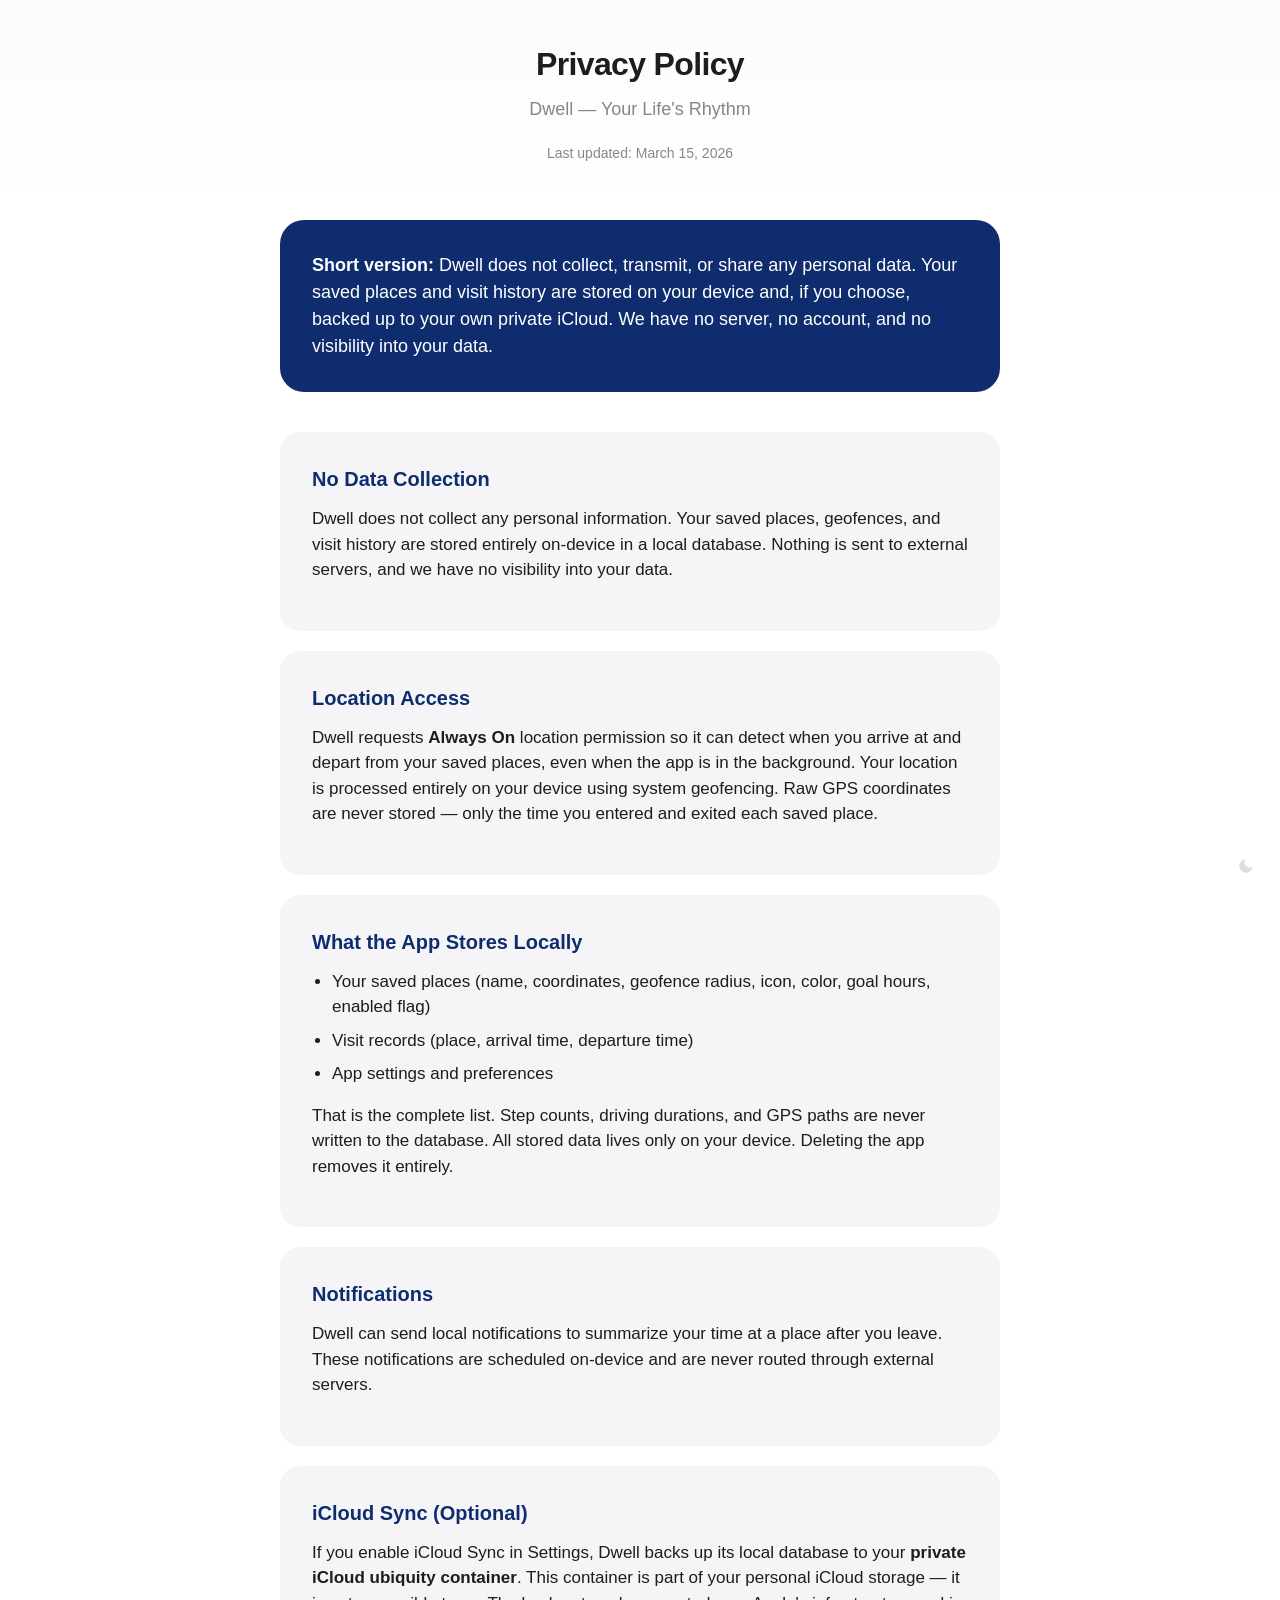
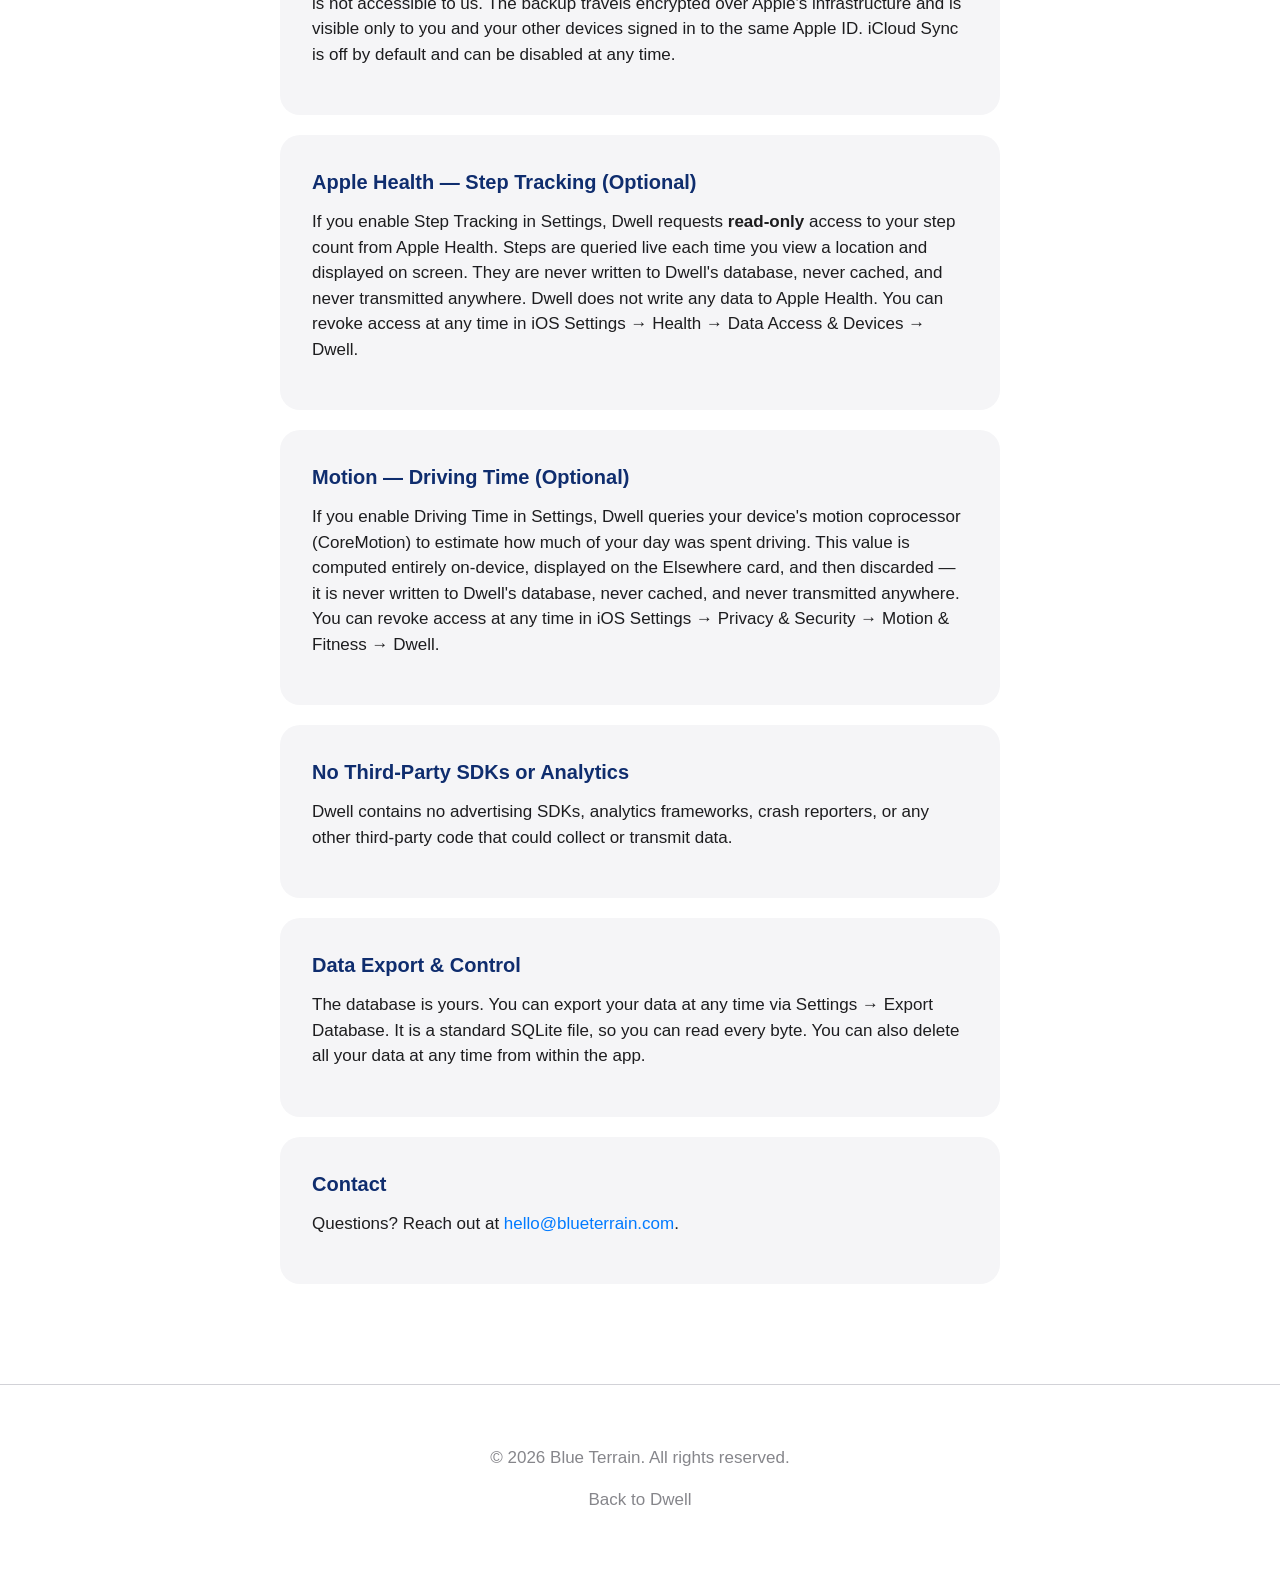
<file: dwell/privacy/index.html>
<!DOCTYPE html>
<html lang="en">
<head>
    <meta charset="UTF-8">
    <meta name="viewport" content="width=device-width, initial-scale=1.0">
    <title>Dwell — Privacy Policy</title>
    <link rel="stylesheet" href="../../styles/app-style.css">
    <script>if (localStorage.getItem('theme') === 'dark') document.documentElement.setAttribute('data-theme', 'dark');</script>
</head>
<body>

    <section class="hero compact">
        <div class="container">
            <h1>Privacy Policy</h1>
            <p class="subtitle">Dwell — Your Life's Rhythm</p>
            <p style="font-size: 14px; color: var(--text-secondary);">Last updated: March 15, 2026</p>
        </div>
    </section>

    <div class="container">
        <div class="content compact">
            <div class="highlight">
                <strong>Short version:</strong> Dwell does not collect, transmit, or share any personal data.
                Your saved places and visit history are stored on your device and, if you choose, backed up
                to your own private iCloud. We have no server, no account, and no visibility into your data.
            </div>

            <div class="card compact">
                <h2>No Data Collection</h2>
                <p>
                    Dwell does not collect any personal information. Your saved places, geofences, and
                    visit history are stored entirely on-device in a local database. Nothing is
                    sent to external servers, and we have no visibility into your data.
                </p>
            </div>

            <div class="card compact">
                <h2>Location Access</h2>
                <p>
                    Dwell requests <strong>Always On</strong> location permission so it can detect when
                    you arrive at and depart from your saved places, even when the app is in the background.
                    Your location is processed entirely on your device using system geofencing.
                    Raw GPS coordinates are never stored — only the time you entered and exited each saved place.
                </p>
            </div>

            <div class="card compact">
                <h2>What the App Stores Locally</h2>
                <ul>
                    <li>Your saved places (name, coordinates, geofence radius, icon, color, goal hours, enabled flag)</li>
                    <li>Visit records (place, arrival time, departure time)</li>
                    <li>App settings and preferences</li>
                </ul>
                <p>
                    That is the complete list. Step counts, driving durations, and GPS paths are
                    never written to the database. All stored data lives only on your device.
                    Deleting the app removes it entirely.
                </p>
            </div>

            <div class="card compact">
                <h2>Notifications</h2>
                <p>
                    Dwell can send local notifications to summarize your time at a place after you leave.
                    These notifications are scheduled on-device and are never routed through
                    external servers.
                </p>
            </div>

            <div class="card compact">
                <h2>iCloud Sync (Optional)</h2>
                <p>
                    If you enable iCloud Sync in Settings, Dwell backs up its local database to your
                    <strong>private iCloud ubiquity container</strong>. This container is part of your
                    personal iCloud storage — it is not accessible to us. The backup travels encrypted
                    over Apple's infrastructure and is visible only to you and your other devices signed
                    in to the same Apple ID. iCloud Sync is off by default and can be disabled at any time.
                </p>
            </div>

            <div class="card compact">
                <h2>Apple Health — Step Tracking (Optional)</h2>
                <p>
                    If you enable Step Tracking in Settings, Dwell requests <strong>read-only</strong>
                    access to your step count from Apple Health. Steps are queried live each time you
                    view a location and displayed on screen. They are never written to Dwell's database,
                    never cached, and never transmitted anywhere. Dwell does not write any data to
                    Apple Health. You can revoke access at any time in iOS Settings → Health → Data
                    Access &amp; Devices → Dwell.
                </p>
            </div>

            <div class="card compact">
                <h2>Motion — Driving Time (Optional)</h2>
                <p>
                    If you enable Driving Time in Settings, Dwell queries your device's motion
                    coprocessor (CoreMotion) to estimate how much of your day was spent driving.
                    This value is computed entirely on-device, displayed on the Elsewhere card, and
                    then discarded — it is never written to Dwell's database, never cached, and never
                    transmitted anywhere. You can revoke access at any time in iOS Settings →
                    Privacy &amp; Security → Motion &amp; Fitness → Dwell.
                </p>
            </div>

            <div class="card compact">
                <h2>No Third-Party SDKs or Analytics</h2>
                <p>
                    Dwell contains no advertising SDKs, analytics frameworks, crash reporters,
                    or any other third-party code that could collect or transmit data.
                </p>
            </div>

            <div class="card compact">
                <h2>Data Export &amp; Control</h2>
                <p>
                    The database is yours. You can export your data at any time via Settings → Export Database.
                    It is a standard SQLite file, so you can read every byte. You can also delete all your
                    data at any time from within the app.
                </p>
            </div>

            <div class="card compact">
                <h2>Contact</h2>
                <p>
                    Questions? Reach out at <a href="mailto:hello@blueterrain.com" class="accent">hello@blueterrain.com</a>.
                </p>
            </div>
        </div>
    </div>

    <footer>
        <div class="container">
            <p>&copy; 2026 Blue Terrain. All rights reserved.</p>
            <p style="margin-top: 10px;">
                <a href="../index.html">Back to Dwell</a>
            </p>
        </div>
    </footer>

    <button class="theme-toggle" id="themeToggle" aria-label="Toggle dark mode">
        <svg class="icon-moon" xmlns="http://www.w3.org/2000/svg" viewBox="0 0 24 24" fill="currentColor"><path d="M21 12.79A9 9 0 1 1 11.21 3a7 7 0 0 0 9.79 9.79z"/></svg>
        <svg class="icon-sun" xmlns="http://www.w3.org/2000/svg" viewBox="0 0 24 24" fill="currentColor"><circle cx="12" cy="12" r="5"/><line x1="12" y1="1" x2="12" y2="3" stroke="currentColor" stroke-width="2" stroke-linecap="round"/><line x1="12" y1="21" x2="12" y2="23" stroke="currentColor" stroke-width="2" stroke-linecap="round"/><line x1="4.22" y1="4.22" x2="5.64" y2="5.64" stroke="currentColor" stroke-width="2" stroke-linecap="round"/><line x1="18.36" y1="18.36" x2="19.78" y2="19.78" stroke="currentColor" stroke-width="2" stroke-linecap="round"/><line x1="1" y1="12" x2="3" y2="12" stroke="currentColor" stroke-width="2" stroke-linecap="round"/><line x1="21" y1="12" x2="23" y2="12" stroke="currentColor" stroke-width="2" stroke-linecap="round"/><line x1="4.22" y1="19.78" x2="5.64" y2="18.36" stroke="currentColor" stroke-width="2" stroke-linecap="round"/><line x1="18.36" y1="5.64" x2="19.78" y2="4.22" stroke="currentColor" stroke-width="2" stroke-linecap="round"/></svg>
    </button>
    <script>
        const html = document.documentElement;
        const toggle = document.getElementById('themeToggle');
        toggle.addEventListener('click', () => {
            const isDark = html.getAttribute('data-theme') === 'dark';
            isDark ? html.removeAttribute('data-theme') : html.setAttribute('data-theme', 'dark');
            localStorage.setItem('theme', isDark ? 'light' : 'dark');
        });
    </script>
</body>
</html>
</file>
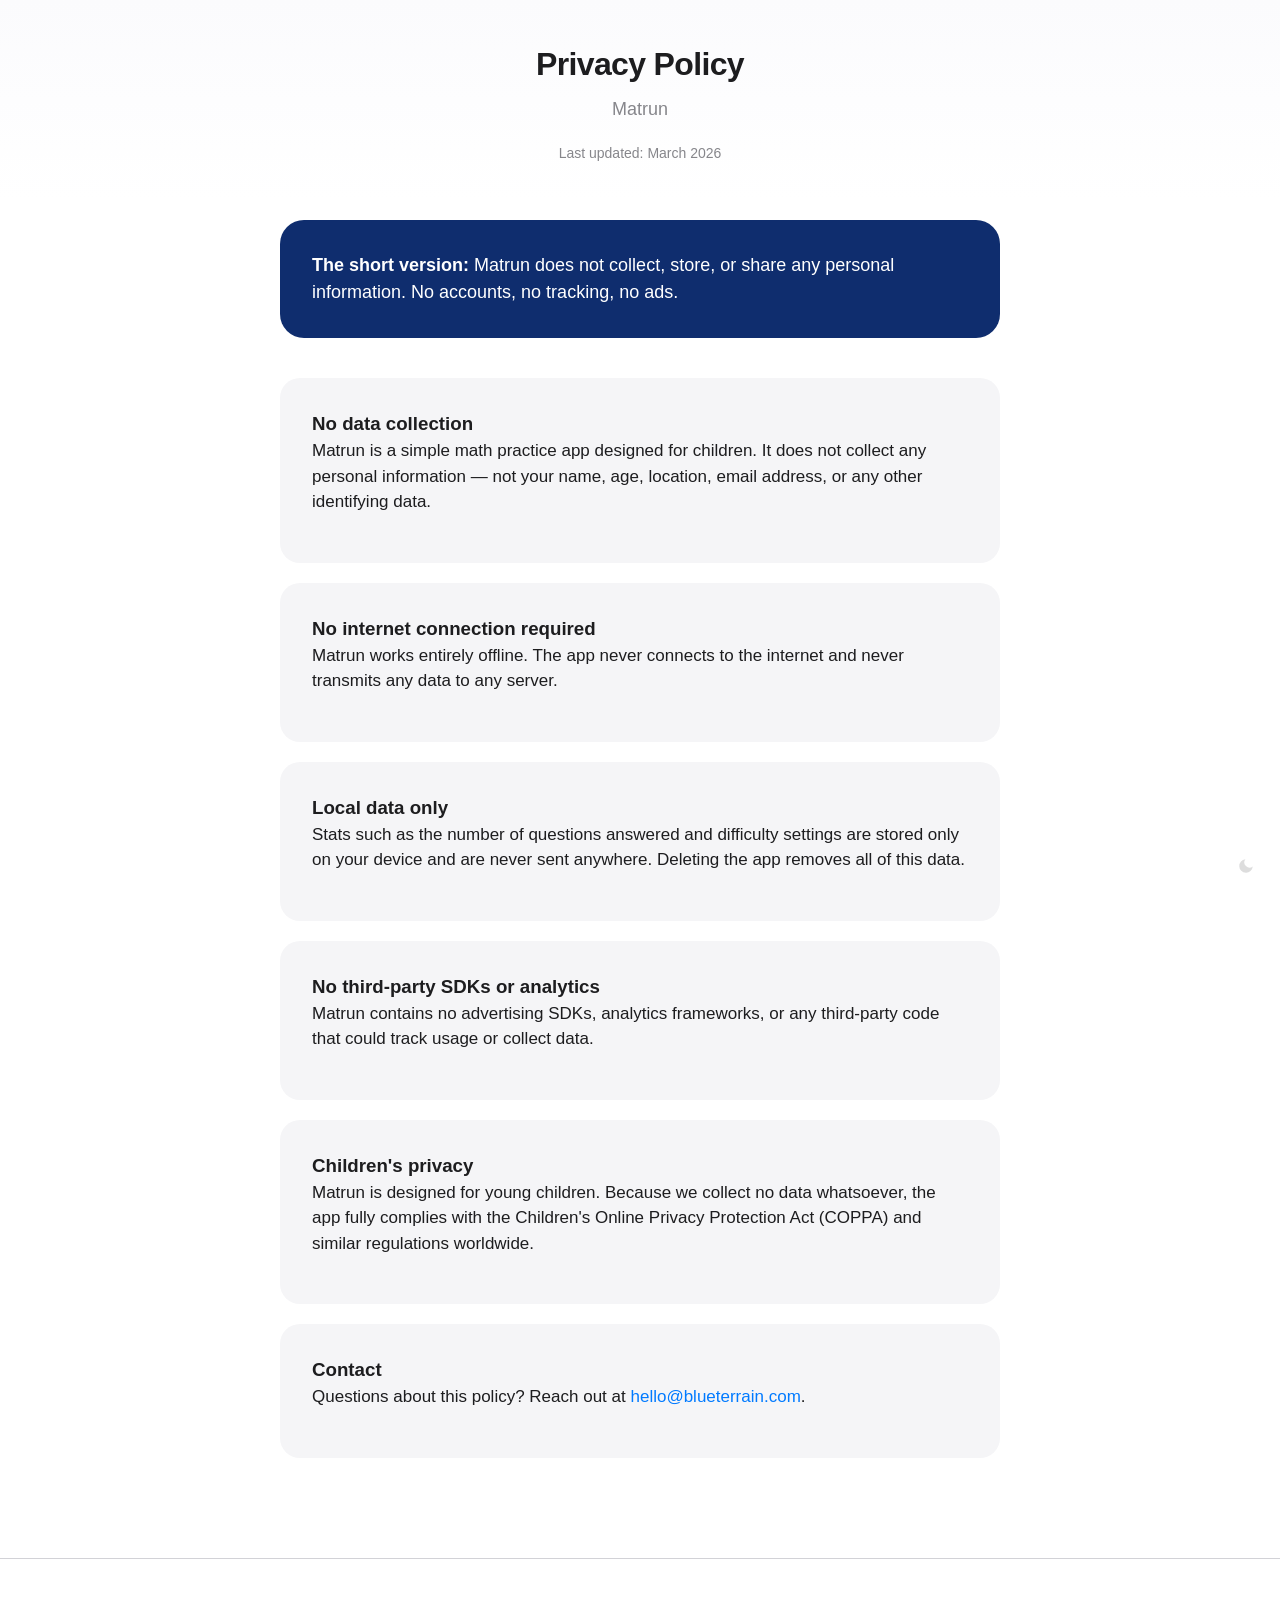
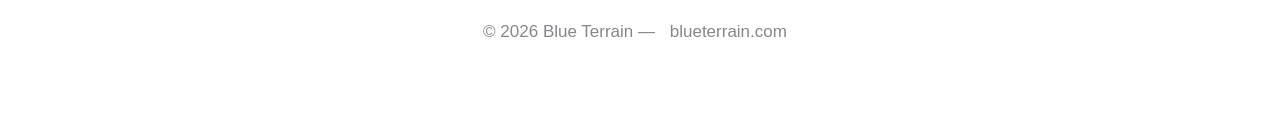
<file: matrun/privacy/index.html>
<!DOCTYPE html>
<html lang="en">
<head>
    <meta charset="UTF-8">
    <meta name="viewport" content="width=device-width, initial-scale=1.0">
    <title>Privacy Policy – Matrun</title>
    <link rel="stylesheet" href="../../styles/app-style.css">
    <script>if (localStorage.getItem('theme') === 'dark') document.documentElement.setAttribute('data-theme', 'dark');</script>
</head>
<body>

    <section class="hero compact">
        <div class="container">
            <h1>Privacy Policy</h1>
            <p class="subtitle">Matrun</p>
            <p style="font-size: 14px; color: var(--text-secondary);">Last updated: March 2026</p>
        </div>
    </section>

    <div class="container">
        <div class="content compact">
            <div class="highlight">
                <strong>The short version:</strong> Matrun does not collect, store, or share any personal information. No accounts, no tracking, no ads.
            </div>

            <div class="card compact">
                <h3>No data collection</h3>
                <p>Matrun is a simple math practice app designed for children. It does not collect any personal information — not your name, age, location, email address, or any other identifying data.</p>
            </div>

            <div class="card compact">
                <h3>No internet connection required</h3>
                <p>Matrun works entirely offline. The app never connects to the internet and never transmits any data to any server.</p>
            </div>

            <div class="card compact">
                <h3>Local data only</h3>
                <p>Stats such as the number of questions answered and difficulty settings are stored only on your device and are never sent anywhere. Deleting the app removes all of this data.</p>
            </div>

            <div class="card compact">
                <h3>No third-party SDKs or analytics</h3>
                <p>Matrun contains no advertising SDKs, analytics frameworks, or any third-party code that could track usage or collect data.</p>
            </div>

            <div class="card compact">
                <h3>Children's privacy</h3>
                <p>Matrun is designed for young children. Because we collect no data whatsoever, the app fully complies with the Children's Online Privacy Protection Act (COPPA) and similar regulations worldwide.</p>
            </div>

            <div class="card compact">
                <h3>Contact</h3>
                <p>Questions about this policy? Reach out at <a href="mailto:hello@blueterrain.com" class="accent">hello@blueterrain.com</a>.</p>
            </div>
        </div>
    </div>

    <footer>
        <div class="container">
            <p>&copy; 2026 Blue Terrain &mdash; <a href="https://blueterrain.com">blueterrain.com</a></p>
        </div>
    </footer>

    <button class="theme-toggle" id="themeToggle" aria-label="Toggle dark mode">
        <svg class="icon-moon" xmlns="http://www.w3.org/2000/svg" viewBox="0 0 24 24" fill="currentColor"><path d="M21 12.79A9 9 0 1 1 11.21 3a7 7 0 0 0 9.79 9.79z"/></svg>
        <svg class="icon-sun" xmlns="http://www.w3.org/2000/svg" viewBox="0 0 24 24" fill="currentColor"><circle cx="12" cy="12" r="5"/><line x1="12" y1="1" x2="12" y2="3" stroke="currentColor" stroke-width="2" stroke-linecap="round"/><line x1="12" y1="21" x2="12" y2="23" stroke="currentColor" stroke-width="2" stroke-linecap="round"/><line x1="4.22" y1="4.22" x2="5.64" y2="5.64" stroke="currentColor" stroke-width="2" stroke-linecap="round"/><line x1="18.36" y1="18.36" x2="19.78" y2="19.78" stroke="currentColor" stroke-width="2" stroke-linecap="round"/><line x1="1" y1="12" x2="3" y2="12" stroke="currentColor" stroke-width="2" stroke-linecap="round"/><line x1="21" y1="12" x2="23" y2="12" stroke="currentColor" stroke-width="2" stroke-linecap="round"/><line x1="4.22" y1="19.78" x2="5.64" y2="18.36" stroke="currentColor" stroke-width="2" stroke-linecap="round"/><line x1="18.36" y1="5.64" x2="19.78" y2="4.22" stroke="currentColor" stroke-width="2" stroke-linecap="round"/></svg>
    </button>
    <script>
        const html = document.documentElement;
        const toggle = document.getElementById('themeToggle');
        toggle.addEventListener('click', () => {
            const isDark = html.getAttribute('data-theme') === 'dark';
            isDark ? html.removeAttribute('data-theme') : html.setAttribute('data-theme', 'dark');
            localStorage.setItem('theme', isDark ? 'light' : 'dark');
        });
    </script>
</body>
</html>
</file>
<file: styles/style.css>
:root {
    --bg: #ffffff;
    --toggle-color: #000000;
}

[data-theme="dark"] {
    --bg: #111111;
    --toggle-color: #ffffff;
}

html {
    height: 100%;
}

body {
    height: 100%;
    margin: 0;
    display: flex;
    justify-content: center;
    align-items: center;
    background-color: var(--bg);
    transition: background-color 0.3s ease;
}

img {
    max-width: 100%;
    height: auto;
}

.logo-wrapper {
    display: inline-block;
    position: relative;
}

.logo {
    display: block;
    max-width: 100%;
    height: auto;
    transition: opacity 0.3s ease;
}

.logo-dark {
    position: absolute;
    top: 0;
    left: 0;
    opacity: 0;
}

[data-theme="dark"] .logo-light { opacity: 0; }
[data-theme="dark"] .logo-dark { opacity: 1; }

.theme-toggle {
    position: fixed;
    bottom: 24px;
    right: 24px;
    width: 20px;
    height: 20px;
    background: none;
    border: none;
    cursor: pointer;
    padding: 0;
    color: var(--toggle-color);
    opacity: 0.15;
    transition: opacity 0.3s ease;
    display: flex;
    align-items: center;
    justify-content: center;
}

.theme-toggle:hover {
    opacity: 0.6;
}

.theme-toggle svg {
    width: 18px;
    height: 18px;
}

.icon-sun { display: none; }
[data-theme="dark"] .icon-moon { display: none; }
[data-theme="dark"] .icon-sun { display: block; }
</file>
<file: styles/app-style.css>
:root {
    --bg-navy: #0F2D6E;
    --text-main: #1d1d1f;
    --text-secondary: #86868b;
    --accent-blue: #007AFF;
    --bg: #ffffff;
    --bg-card: #f5f5f7;
    --bg-app-card: #ffffff;
    --border-app-card: #f5f5f7;
    --border-footer: #d2d2d7;
    --hero-gradient-start: #fbfbfd;
}

[data-theme="dark"] {
    --bg: #111111;
    --bg-card: #1c1c1e;
    --bg-app-card: #1c1c1e;
    --border-app-card: #2c2c2e;
    --border-footer: #3a3a3c;
    --hero-gradient-start: #1a1a1a;
    --text-main: #f5f5f7;
    --text-secondary: #98989d;
}

* {
    box-sizing: border-box;
    margin: 0;
    padding: 0;
}

body {
    font-family: -apple-system, BlinkMacSystemFont, "Segoe UI", Roboto, Helvetica, Arial, sans-serif;
    color: var(--text-main);
    line-height: 1.5;
    background-color: var(--bg);
    transition: background-color 0.3s ease, color 0.3s ease;
    -webkit-font-smoothing: antialiased;
}

.container {
    max-width: 800px;
    margin: 0 auto;
    padding: 0 40px;
}

/* Hero Section */
.hero {
    padding: 80px 0;
    text-align: center;
    background: linear-gradient(180deg, var(--hero-gradient-start) 0%, var(--bg) 100%);
}

.hero.compact {
    padding: 40px 0 20px;
}

h1 {
    font-size: 48px;
    font-weight: 700;
    letter-spacing: -0.02em;
    margin-bottom: 12px;
}

.hero.compact h1 {
    font-size: 32px;
    margin-bottom: 8px;
}

.subtitle {
    font-size: 24px;
    color: var(--text-secondary);
    margin-bottom: 32px;
}

.hero.compact .subtitle {
    font-size: 18px;
    margin-bottom: 20px;
}

/* Buttons */
.btn {
    display: inline-block;
    background-color: var(--bg-navy);
    color: #fff;
    padding: 16px 32px;
    border-radius: 980px;
    text-decoration: none;
    font-weight: 600;
    font-size: 18px;
    transition: opacity 0.2s;
}

.btn:hover {
    opacity: 0.9;
}

/* Content Sections */
.content {
    padding: 40px 0 100px;
}

.content.compact {
    padding: 20px 0 80px;
}

/* Landing Page Specifics */
.features {
    padding: 100px 0;
    display: grid;
    grid-template-columns: 1fr 1fr;
    gap: 60px;
}

.feature h3 {
    font-size: 20px;
    margin-bottom: 12px;
}

.feature p {
    color: var(--text-secondary);
}

.privacy-block {
    background-color: var(--bg-card);
    padding: 60px;
    border-radius: 30px;
    text-align: center;
    margin-bottom: 100px;
}

.privacy-block h2 {
    margin-bottom: 16px;
}

/* Privacy Page Specifics */
.card {
    background-color: var(--bg-card);
    padding: 40px;
    border-radius: 24px;
    margin-bottom: 24px;
}

.card.compact {
    padding: 32px;
    border-radius: 20px;
    margin-bottom: 20px;
}

h2 {
    font-size: 24px;
    font-weight: 600;
    margin-bottom: 16px;
}

.card h2 {
    color: var(--bg-navy);
}

.card.compact h2 {
    font-size: 20px;
    margin-bottom: 12px;
}

p {
    font-size: 17px;
    margin-bottom: 16px;
}

ul {
    padding-left: 20px;
    margin-bottom: 16px;
}

li {
    font-size: 17px;
    margin-bottom: 8px;
}

.highlight {
    background-color: var(--bg-navy);
    color: #fff;
    padding: 32px;
    border-radius: 24px;
    margin-bottom: 40px;
    font-size: 18px;
    font-weight: 500;
}

/* Footer */
footer {
    padding: 60px 0;
    border-top: 1px solid var(--border-footer);
    font-size: 14px;
    color: var(--text-secondary);
    text-align: center;
}

footer a {
    color: var(--text-secondary);
    text-decoration: none;
    margin: 0 10px;
}

footer a:hover {
    text-decoration: underline;
}

/* General Links */
a.accent {
    color: var(--accent-blue);
    text-decoration: none;
}

a.accent:hover {
    text-decoration: underline;
}

/* App cards dark mode */
[data-theme="dark"] .app-card {
    background: var(--bg-app-card);
    border-color: var(--border-app-card);
}

/* Theme toggle */
.theme-toggle {
    position: fixed;
    bottom: 24px;
    right: 24px;
    width: 20px;
    height: 20px;
    background: none;
    border: none;
    cursor: pointer;
    padding: 0;
    color: var(--text-main);
    opacity: 0.15;
    transition: opacity 0.3s ease;
    display: flex;
    align-items: center;
    justify-content: center;
}

.theme-toggle:hover {
    opacity: 0.6;
}

.theme-toggle svg {
    width: 18px;
    height: 18px;
}

.icon-sun { display: none; }
[data-theme="dark"] .icon-moon { display: none; }
[data-theme="dark"] .icon-sun { display: block; }

/* Responsive */
@media (max-width: 600px) {
    .features {
        grid-template-columns: 1fr;
    }
    h1 { font-size: 36px !important; }
    .subtitle { font-size: 20px !important; }
    .card, .highlight { padding: 24px !important; }
}
</file>
